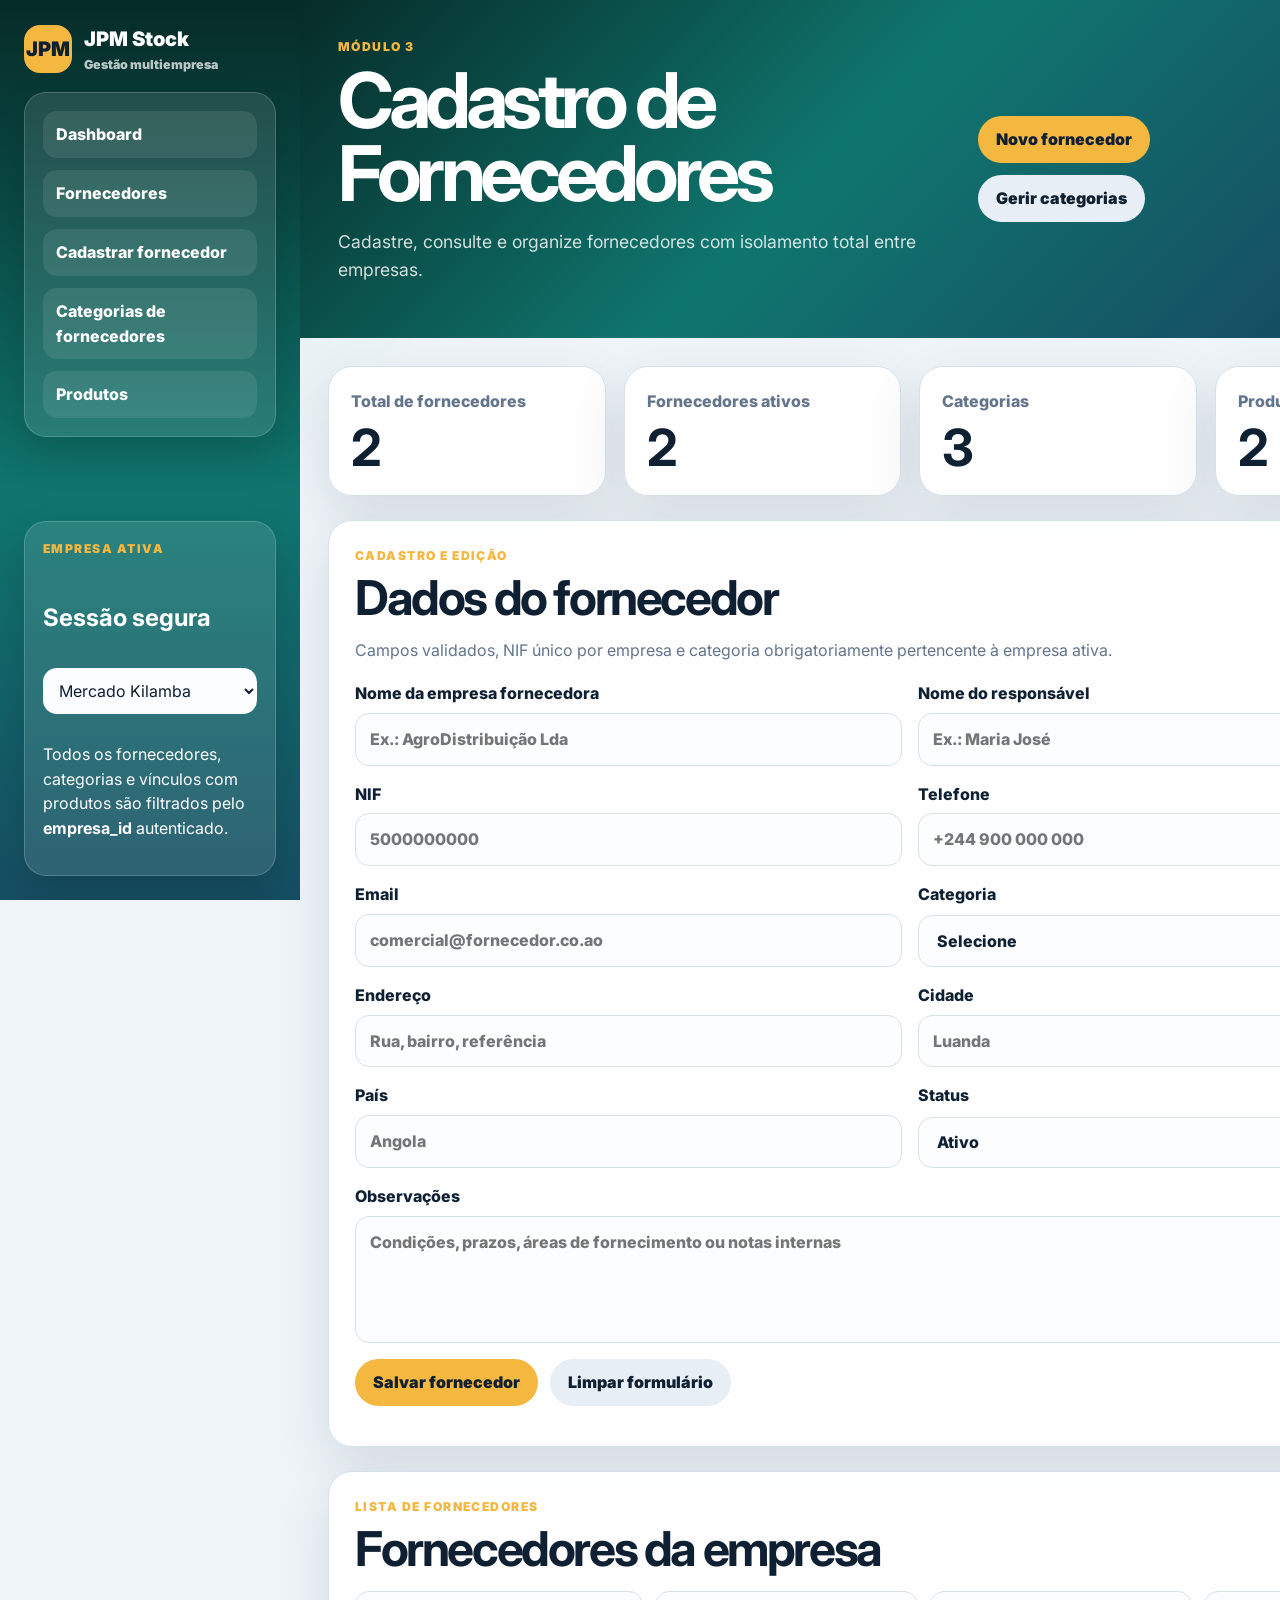
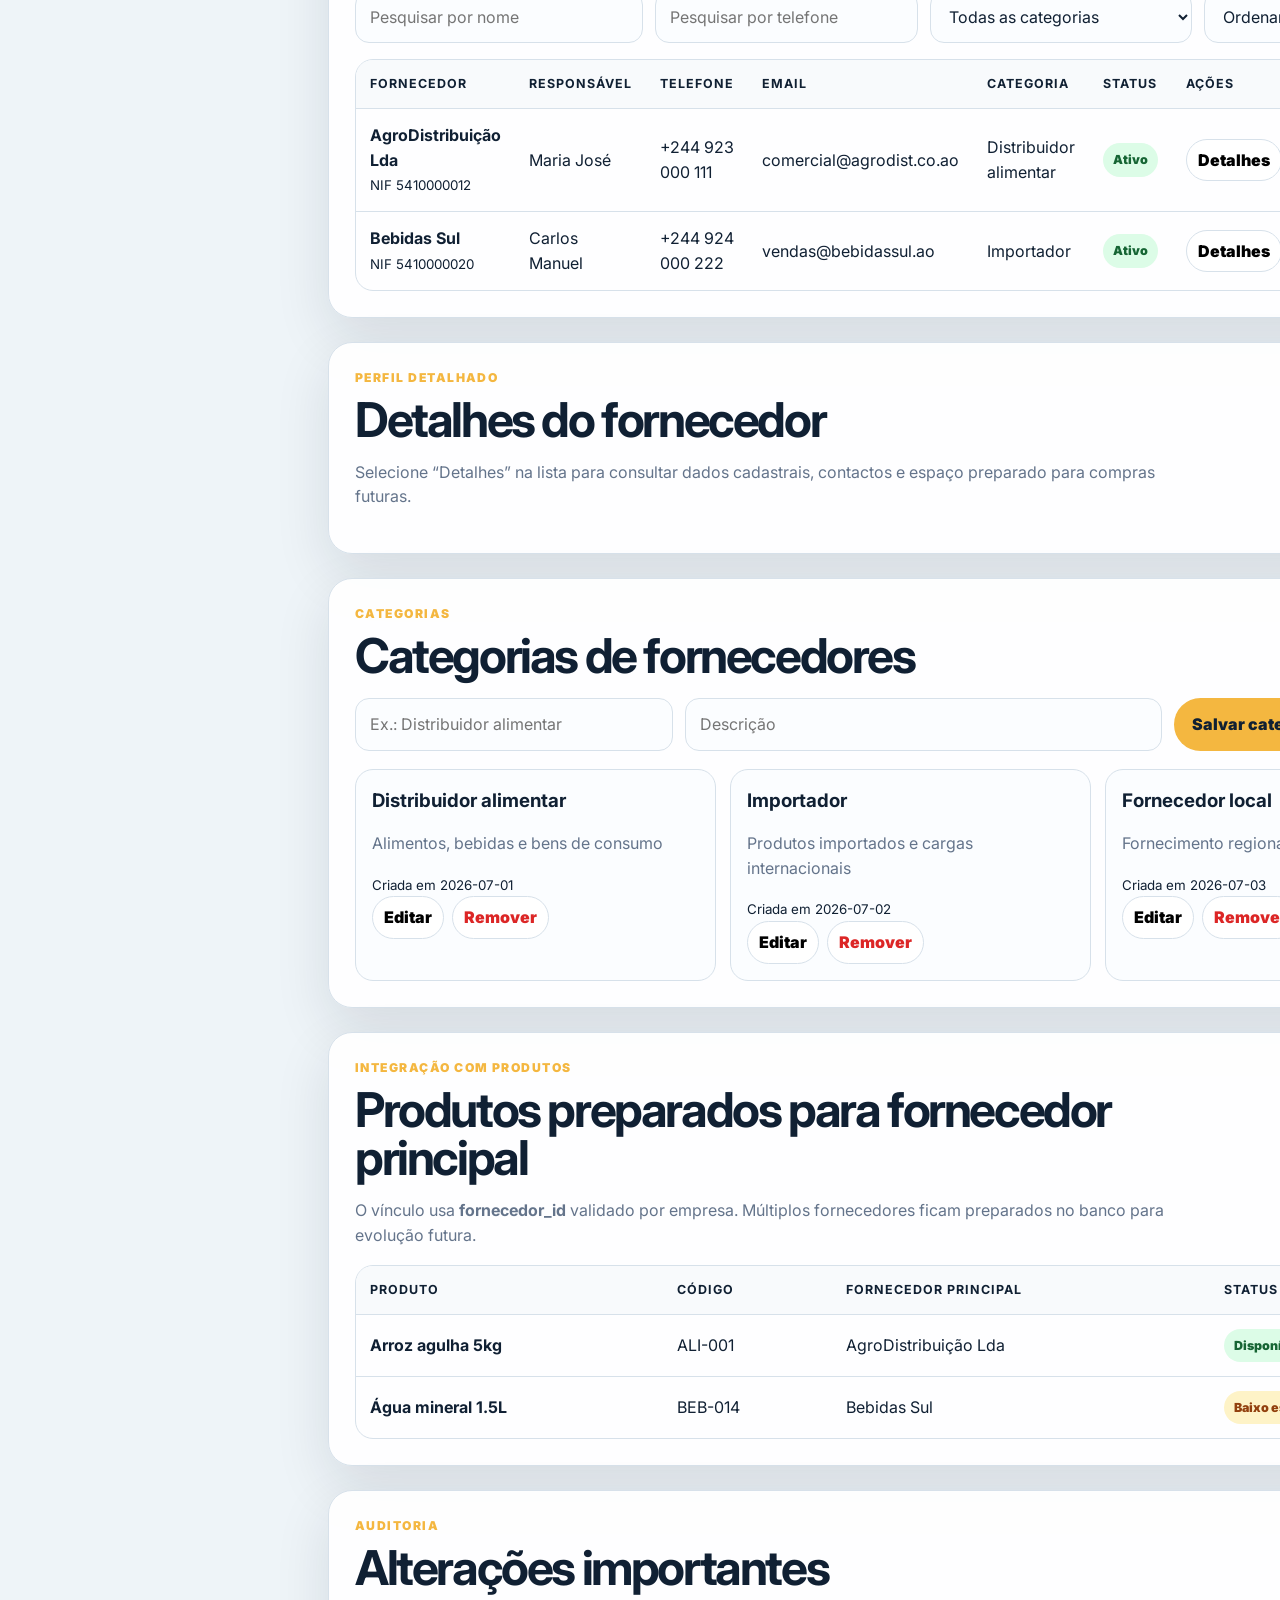
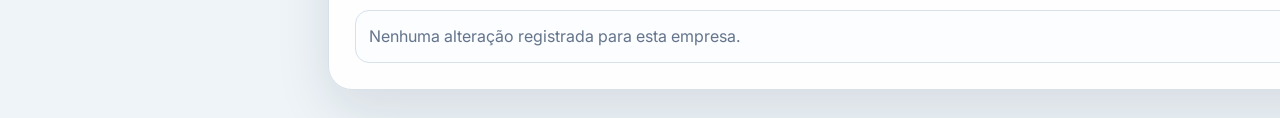
<file: index.html>
<!DOCTYPE html>
<html lang="pt-AO">
<head>
  <meta charset="UTF-8">
  <meta name="viewport" content="width=device-width, initial-scale=1.0">
  <title>JPM Stock | Cadastro de Fornecedores</title>
  <link rel="preconnect" href="https://fonts.googleapis.com">
  <link rel="preconnect" href="https://fonts.gstatic.com" crossorigin>
  <link href="https://fonts.googleapis.com/css2?family=Inter:wght@400;500;600;700;800;900&display=swap" rel="stylesheet">
  <link rel="stylesheet" href="style.css">
</head>
<body>
  <div class="app-shell">
    <aside class="sidebar" aria-label="Navegação JPM Stock">
      <a class="brand" href="#dashboard" aria-label="JPM Stock">
        <span class="brand__mark">JPM</span>
        <span>JPM Stock<small>Gestão multiempresa</small></span>
      </a>
      <nav class="nav-card">
        <a href="#dashboard">Dashboard</a>
        <a href="#suppliers">Fornecedores</a>
        <a href="#supplier-form-section">Cadastrar fornecedor</a>
        <a href="#supplier-categories">Categorias de fornecedores</a>
        <a href="#products">Produtos</a>
      </nav>
      <section class="tenant-card" aria-labelledby="tenant-title">
        <p class="eyebrow">Empresa ativa</p>
        <h2 id="tenant-title">Sessão segura</h2>
        <select id="companySwitcher" aria-label="Alternar empresa para simulação multiempresa"></select>
        <p>Todos os fornecedores, categorias e vínculos com produtos são filtrados pelo <strong>empresa_id</strong> autenticado.</p>
      </section>
    </aside>

    <div class="page-content">
      <header class="hero" id="dashboard">
        <div>
          <p class="eyebrow">Módulo 3</p>
          <h1>Cadastro de Fornecedores</h1>
          <p>Cadastre, consulte e organize fornecedores com isolamento total entre empresas.</p>
        </div>
        <div class="hero-actions">
          <a class="button button--primary" href="#supplier-form-section">Novo fornecedor</a>
          <a class="button button--secondary" href="#supplier-categories">Gerir categorias</a>
        </div>
      </header>

      <main>
        <section class="metrics-grid" aria-label="Resumo de fornecedores">
          <article class="metric"><span>Total de fornecedores</span><strong id="totalSuppliers">0</strong></article>
          <article class="metric"><span>Fornecedores ativos</span><strong id="activeSuppliers">0</strong></article>
          <article class="metric"><span>Categorias</span><strong id="totalSupplierCategories">0</strong></article>
          <article class="metric"><span>Produtos vinculados</span><strong id="linkedProducts">0</strong></article>
        </section>

        <section class="panel" id="supplier-form-section" aria-labelledby="supplier-form-title">
          <div class="section-heading">
            <p class="eyebrow">Cadastro e edição</p>
            <h2 id="supplier-form-title">Dados do fornecedor</h2>
            <p>Campos validados, NIF único por empresa e categoria obrigatoriamente pertencente à empresa ativa.</p>
          </div>
          <form id="supplierForm" class="form-grid">
            <input type="hidden" id="supplierId">
            <label>Nome da empresa fornecedora<input id="supplierCompanyName" required maxlength="180" placeholder="Ex.: AgroDistribuição Lda"></label>
            <label>Nome do responsável<input id="supplierContactName" required maxlength="160" placeholder="Ex.: Maria José"></label>
            <label>NIF<input id="supplierNif" required maxlength="60" placeholder="5000000000"></label>
            <label>Telefone<input id="supplierPhone" required maxlength="40" placeholder="+244 900 000 000"></label>
            <label>Email<input id="supplierEmail" type="email" maxlength="160" placeholder="comercial@fornecedor.co.ao"></label>
            <label>Categoria<select id="supplierCategoryId" required></select></label>
            <label>Endereço<input id="supplierAddress" maxlength="220" placeholder="Rua, bairro, referência"></label>
            <label>Cidade<input id="supplierCity" maxlength="120" placeholder="Luanda"></label>
            <label>País<input id="supplierCountry" maxlength="120" placeholder="Angola"></label>
            <label>Status<select id="supplierStatus" required><option value="ativo">Ativo</option><option value="inativo">Inativo</option><option value="bloqueado">Bloqueado</option></select></label>
            <label class="full">Observações<textarea id="supplierNotes" rows="4" maxlength="800" placeholder="Condições, prazos, áreas de fornecimento ou notas internas"></textarea></label>
            <div class="form-actions full">
              <button class="button button--primary" type="submit" id="submitSupplier">Salvar fornecedor</button>
              <button class="button button--secondary" type="button" id="cancelSupplierEdit">Limpar formulário</button>
            </div>
          </form>
          <div id="supplierFormMessage" class="message" role="status"></div>
        </section>

        <section class="panel" id="suppliers" aria-labelledby="suppliers-title">
          <div class="section-heading"><p class="eyebrow">Lista de fornecedores</p><h2 id="suppliers-title">Fornecedores da empresa</h2></div>
          <div class="toolbar"><input id="supplierSearchName" placeholder="Pesquisar por nome"><input id="supplierSearchPhone" placeholder="Pesquisar por telefone"><select id="supplierCategoryFilter"></select><select id="sortSuppliers"><option value="nome_empresa">Ordenar por nome</option><option value="telefone">Ordenar por telefone</option><option value="status">Ordenar por status</option><option value="data_criacao">Ordenar por data</option></select></div>
          <div class="table-wrap"><table><thead><tr><th>Fornecedor</th><th>Responsável</th><th>Telefone</th><th>Email</th><th>Categoria</th><th>Status</th><th>Ações</th></tr></thead><tbody id="suppliersTable"></tbody></table></div>
        </section>

        <section class="panel" id="supplier-profile" aria-labelledby="supplier-profile-title">
          <div class="section-heading"><p class="eyebrow">Perfil detalhado</p><h2 id="supplier-profile-title">Detalhes do fornecedor</h2><p id="supplierProfileHint">Selecione “Detalhes” na lista para consultar dados cadastrais, contactos e espaço preparado para compras futuras.</p></div>
          <div id="supplierProfile" class="profile-grid"></div>
        </section>

        <section class="panel" id="supplier-categories" aria-labelledby="supplier-categories-title">
          <div class="section-heading"><p class="eyebrow">Categorias</p><h2 id="supplier-categories-title">Categorias de fornecedores</h2></div>
          <form id="supplierCategoryForm" class="category-form"><input type="hidden" id="supplierCategoryEditId"><input id="supplierCategoryName" required maxlength="120" placeholder="Ex.: Distribuidor alimentar"><input id="supplierCategoryDescription" maxlength="240" placeholder="Descrição"><button class="button button--primary" type="submit">Salvar categoria</button><button class="button button--secondary" type="button" id="cancelSupplierCategoryEdit">Cancelar</button></form>
          <div id="supplierCategoriesList" class="cards-grid"></div>
        </section>

        <section class="panel" id="products" aria-labelledby="products-title">
          <div class="section-heading"><p class="eyebrow">Integração com produtos</p><h2 id="products-title">Produtos preparados para fornecedor principal</h2><p>O vínculo usa <strong>fornecedor_id</strong> validado por empresa. Múltiplos fornecedores ficam preparados no banco para evolução futura.</p></div>
          <div class="table-wrap"><table><thead><tr><th>Produto</th><th>Código</th><th>Fornecedor principal</th><th>Status</th></tr></thead><tbody id="productsTable"></tbody></table></div>
        </section>

        <section class="panel audit" aria-labelledby="audit-title">
          <div class="section-heading"><p class="eyebrow">Auditoria</p><h2 id="audit-title">Alterações importantes</h2></div>
          <ul id="changeLog"></ul>
        </section>
      </main>
    </div>
  </div>

  <div class="modal" id="confirmModal" hidden>
    <div class="modal__box" role="dialog" aria-modal="true" aria-labelledby="confirmTitle">
      <h2 id="confirmTitle">Confirmar exclusão</h2>
      <p id="confirmText"></p>
      <div class="form-actions"><button class="button button--danger" id="confirmDelete">Excluir</button><button class="button button--secondary" id="cancelDelete">Cancelar</button></div>
    </div>
  </div>
  <script src="script.js"></script>
</body>
</html>
</file>
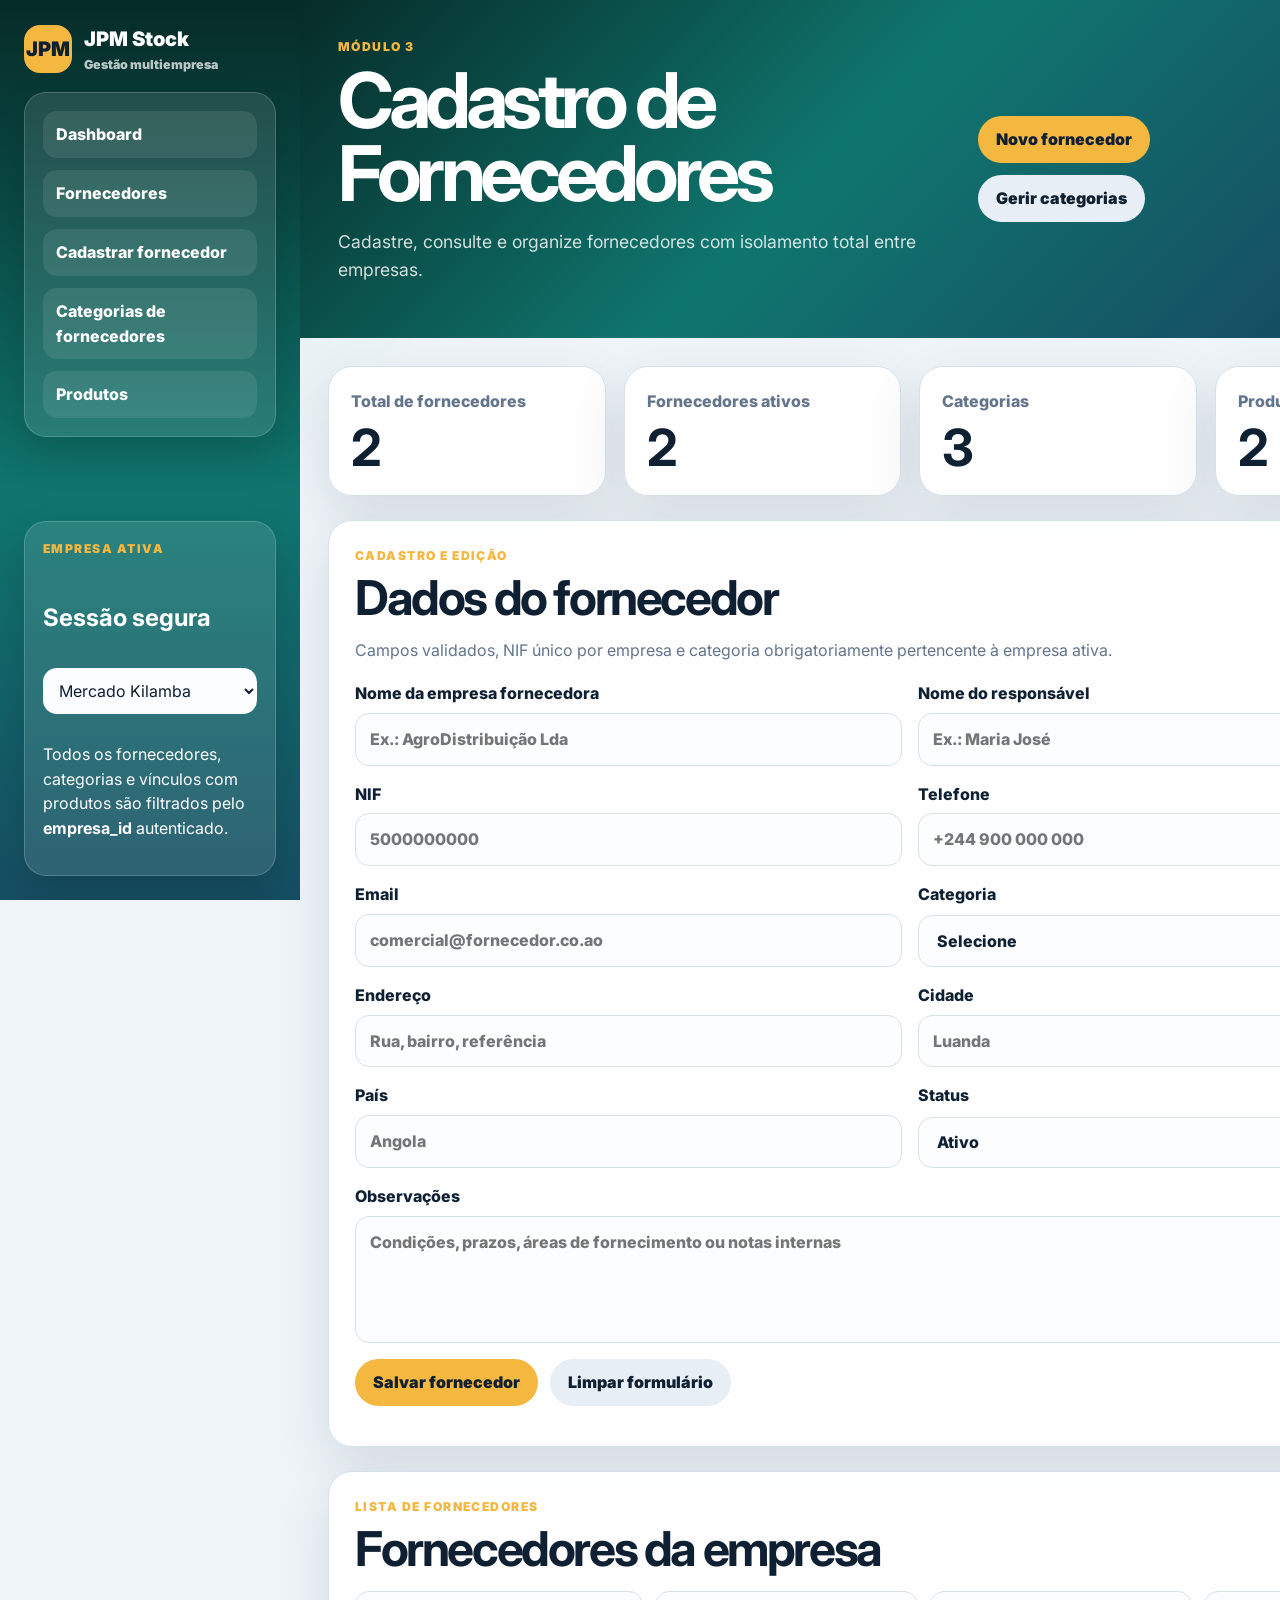
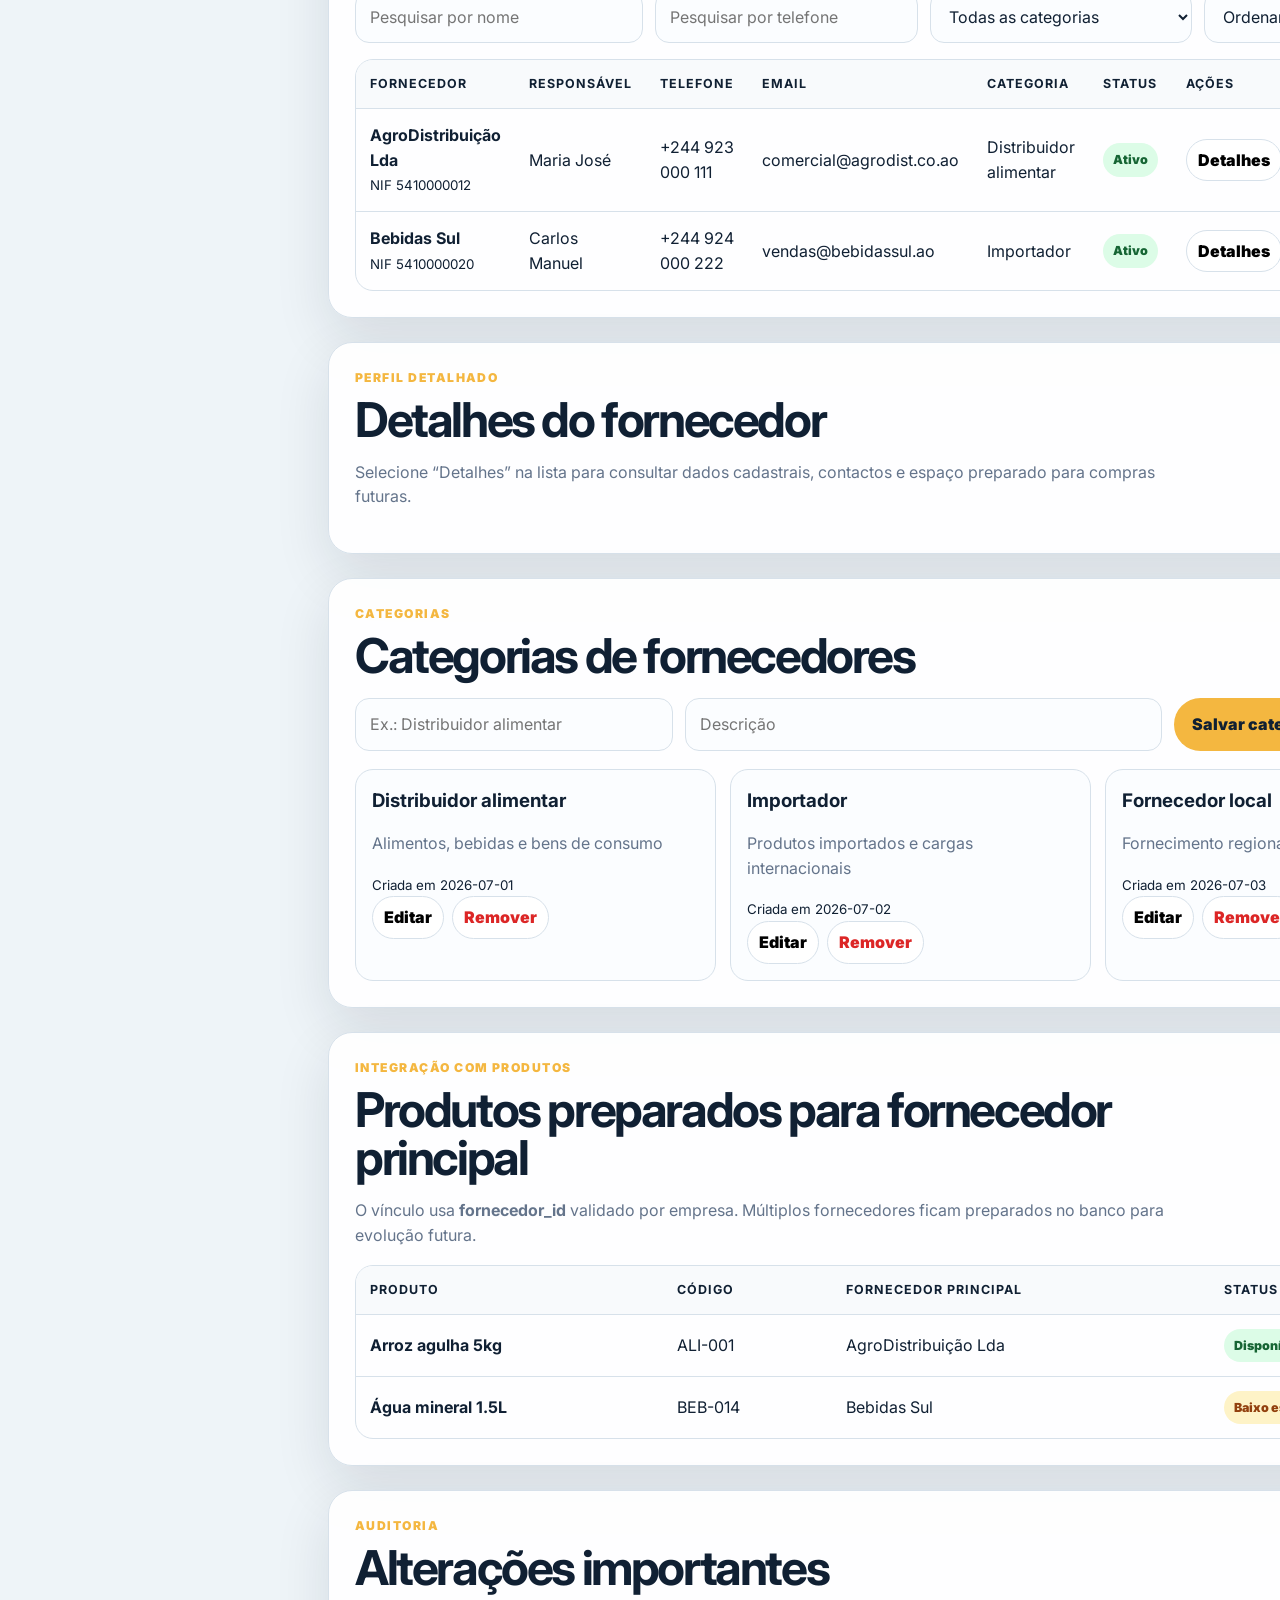
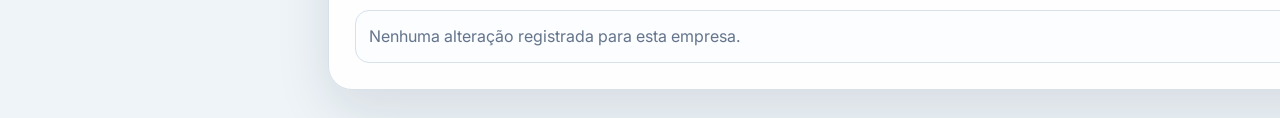
<file: frontend/index.html>
<!DOCTYPE html>
<html lang="pt-AO">
<head>
  <meta charset="UTF-8">
  <meta name="viewport" content="width=device-width, initial-scale=1.0">
  <title>JPM Stock | Cadastro de Fornecedores</title>
  <link rel="preconnect" href="https://fonts.googleapis.com">
  <link rel="preconnect" href="https://fonts.gstatic.com" crossorigin>
  <link href="https://fonts.googleapis.com/css2?family=Inter:wght@400;500;600;700;800;900&display=swap" rel="stylesheet">
  <link rel="stylesheet" href="../style.css">
</head>
<body>
  <div class="app-shell">
    <aside class="sidebar" aria-label="Navegação JPM Stock">
      <a class="brand" href="#dashboard" aria-label="JPM Stock">
        <span class="brand__mark">JPM</span>
        <span>JPM Stock<small>Gestão multiempresa</small></span>
      </a>
      <nav class="nav-card">
        <a href="#dashboard">Dashboard</a>
        <a href="#suppliers">Fornecedores</a>
        <a href="#supplier-form-section">Cadastrar fornecedor</a>
        <a href="#supplier-categories">Categorias de fornecedores</a>
        <a href="#products">Produtos</a>
      </nav>
      <section class="tenant-card" aria-labelledby="tenant-title">
        <p class="eyebrow">Empresa ativa</p>
        <h2 id="tenant-title">Sessão segura</h2>
        <select id="companySwitcher" aria-label="Alternar empresa para simulação multiempresa"></select>
        <p>Todos os fornecedores, categorias e vínculos com produtos são filtrados pelo <strong>empresa_id</strong> autenticado.</p>
      </section>
    </aside>

    <div class="page-content">
      <header class="hero" id="dashboard">
        <div>
          <p class="eyebrow">Módulo 3</p>
          <h1>Cadastro de Fornecedores</h1>
          <p>Cadastre, consulte e organize fornecedores com isolamento total entre empresas.</p>
        </div>
        <div class="hero-actions">
          <a class="button button--primary" href="#supplier-form-section">Novo fornecedor</a>
          <a class="button button--secondary" href="#supplier-categories">Gerir categorias</a>
        </div>
      </header>

      <main>
        <section class="metrics-grid" aria-label="Resumo de fornecedores">
          <article class="metric"><span>Total de fornecedores</span><strong id="totalSuppliers">0</strong></article>
          <article class="metric"><span>Fornecedores ativos</span><strong id="activeSuppliers">0</strong></article>
          <article class="metric"><span>Categorias</span><strong id="totalSupplierCategories">0</strong></article>
          <article class="metric"><span>Produtos vinculados</span><strong id="linkedProducts">0</strong></article>
        </section>

        <section class="panel" id="supplier-form-section" aria-labelledby="supplier-form-title">
          <div class="section-heading">
            <p class="eyebrow">Cadastro e edição</p>
            <h2 id="supplier-form-title">Dados do fornecedor</h2>
            <p>Campos validados, NIF único por empresa e categoria obrigatoriamente pertencente à empresa ativa.</p>
          </div>
          <form id="supplierForm" class="form-grid">
            <input type="hidden" id="supplierId">
            <label>Nome da empresa fornecedora<input id="supplierCompanyName" required maxlength="180" placeholder="Ex.: AgroDistribuição Lda"></label>
            <label>Nome do responsável<input id="supplierContactName" required maxlength="160" placeholder="Ex.: Maria José"></label>
            <label>NIF<input id="supplierNif" required maxlength="60" placeholder="5000000000"></label>
            <label>Telefone<input id="supplierPhone" required maxlength="40" placeholder="+244 900 000 000"></label>
            <label>Email<input id="supplierEmail" type="email" maxlength="160" placeholder="comercial@fornecedor.co.ao"></label>
            <label>Categoria<select id="supplierCategoryId" required></select></label>
            <label>Endereço<input id="supplierAddress" maxlength="220" placeholder="Rua, bairro, referência"></label>
            <label>Cidade<input id="supplierCity" maxlength="120" placeholder="Luanda"></label>
            <label>País<input id="supplierCountry" maxlength="120" placeholder="Angola"></label>
            <label>Status<select id="supplierStatus" required><option value="ativo">Ativo</option><option value="inativo">Inativo</option><option value="bloqueado">Bloqueado</option></select></label>
            <label class="full">Observações<textarea id="supplierNotes" rows="4" maxlength="800" placeholder="Condições, prazos, áreas de fornecimento ou notas internas"></textarea></label>
            <div class="form-actions full">
              <button class="button button--primary" type="submit" id="submitSupplier">Salvar fornecedor</button>
              <button class="button button--secondary" type="button" id="cancelSupplierEdit">Limpar formulário</button>
            </div>
          </form>
          <div id="supplierFormMessage" class="message" role="status"></div>
        </section>

        <section class="panel" id="suppliers" aria-labelledby="suppliers-title">
          <div class="section-heading"><p class="eyebrow">Lista de fornecedores</p><h2 id="suppliers-title">Fornecedores da empresa</h2></div>
          <div class="toolbar"><input id="supplierSearchName" placeholder="Pesquisar por nome"><input id="supplierSearchPhone" placeholder="Pesquisar por telefone"><select id="supplierCategoryFilter"></select><select id="sortSuppliers"><option value="nome_empresa">Ordenar por nome</option><option value="telefone">Ordenar por telefone</option><option value="status">Ordenar por status</option><option value="data_criacao">Ordenar por data</option></select></div>
          <div class="table-wrap"><table><thead><tr><th>Fornecedor</th><th>Responsável</th><th>Telefone</th><th>Email</th><th>Categoria</th><th>Status</th><th>Ações</th></tr></thead><tbody id="suppliersTable"></tbody></table></div>
        </section>

        <section class="panel" id="supplier-profile" aria-labelledby="supplier-profile-title">
          <div class="section-heading"><p class="eyebrow">Perfil detalhado</p><h2 id="supplier-profile-title">Detalhes do fornecedor</h2><p id="supplierProfileHint">Selecione “Detalhes” na lista para consultar dados cadastrais, contactos e espaço preparado para compras futuras.</p></div>
          <div id="supplierProfile" class="profile-grid"></div>
        </section>

        <section class="panel" id="supplier-categories" aria-labelledby="supplier-categories-title">
          <div class="section-heading"><p class="eyebrow">Categorias</p><h2 id="supplier-categories-title">Categorias de fornecedores</h2></div>
          <form id="supplierCategoryForm" class="category-form"><input type="hidden" id="supplierCategoryEditId"><input id="supplierCategoryName" required maxlength="120" placeholder="Ex.: Distribuidor alimentar"><input id="supplierCategoryDescription" maxlength="240" placeholder="Descrição"><button class="button button--primary" type="submit">Salvar categoria</button><button class="button button--secondary" type="button" id="cancelSupplierCategoryEdit">Cancelar</button></form>
          <div id="supplierCategoriesList" class="cards-grid"></div>
        </section>

        <section class="panel" id="products" aria-labelledby="products-title">
          <div class="section-heading"><p class="eyebrow">Integração com produtos</p><h2 id="products-title">Produtos preparados para fornecedor principal</h2><p>O vínculo usa <strong>fornecedor_id</strong> validado por empresa. Múltiplos fornecedores ficam preparados no banco para evolução futura.</p></div>
          <div class="table-wrap"><table><thead><tr><th>Produto</th><th>Código</th><th>Fornecedor principal</th><th>Status</th></tr></thead><tbody id="productsTable"></tbody></table></div>
        </section>

        <section class="panel audit" aria-labelledby="audit-title">
          <div class="section-heading"><p class="eyebrow">Auditoria</p><h2 id="audit-title">Alterações importantes</h2></div>
          <ul id="changeLog"></ul>
        </section>
      </main>
    </div>
  </div>

  <div class="modal" id="confirmModal" hidden>
    <div class="modal__box" role="dialog" aria-modal="true" aria-labelledby="confirmTitle">
      <h2 id="confirmTitle">Confirmar exclusão</h2>
      <p id="confirmText"></p>
      <div class="form-actions"><button class="button button--danger" id="confirmDelete">Excluir</button><button class="button button--secondary" id="cancelDelete">Cancelar</button></div>
    </div>
  </div>
  <script src="../script.js"></script>
</body>
</html>
</file>
<file: style.css>
:root{--bg:#eef4f8;--surface:#fff;--text:#102033;--muted:#64748b;--primary:#0f766e;--primary-dark:#134e4a;--accent:#f4b740;--border:#d7e1ea;--danger:#dc2626;--warn:#d97706;--success:#16a34a;--shadow:0 20px 55px rgba(15,23,42,.11);--radius:24px;--sidebar:300px}*{box-sizing:border-box}html{scroll-behavior:smooth}body{margin:0;font-family:Inter,system-ui,Segoe UI,sans-serif;color:var(--text);background:radial-gradient(circle at top left,rgba(15,118,110,.14),transparent 34rem),var(--bg);line-height:1.55}a{text-decoration:none;color:inherit}button,input,select,textarea{font:inherit}.app-shell{display:grid;grid-template-columns:var(--sidebar) 1fr;min-height:100vh}.sidebar{position:sticky;top:0;height:100vh;display:flex;flex-direction:column;gap:18px;padding:24px;color:#fff;background:linear-gradient(180deg,#062b28,#0f766e 55%,#164e63);overflow:auto}.brand{display:flex;gap:12px;align-items:center;font-weight:900;font-size:1.25rem}.brand small{display:block;color:rgba(255,255,255,.72);font-size:.78rem}.brand__mark{display:grid;place-items:center;width:48px;height:48px;border-radius:16px;background:var(--accent);color:#102033}.nav-card,.tenant-card{display:grid;gap:12px;padding:18px;border:1px solid rgba(255,255,255,.18);border-radius:22px;background:rgba(255,255,255,.11);box-shadow:0 18px 38px rgba(0,0,0,.15)}.nav-card a{padding:11px 13px;border-radius:14px;background:rgba(255,255,255,.09);font-weight:800}.tenant-card{margin-top:auto}.tenant-card select{width:100%;padding:12px;border:0;border-radius:14px;color:var(--text)}.eyebrow{margin:0 0 8px;color:var(--accent);font-size:.76rem;font-weight:900;letter-spacing:.12em;text-transform:uppercase}.page-content{min-width:0}.hero{display:flex;justify-content:space-between;gap:24px;align-items:center;padding:38px;color:#fff;background:linear-gradient(135deg,#062b28,#0f766e 52%,#164e63)}.hero h1{margin:.1rem 0;font-size:clamp(2.4rem,6vw,5rem);line-height:.95;letter-spacing:-.07em}.hero p:not(.eyebrow){max-width:760px;color:rgba(255,255,255,.82);font-size:1.1rem}.hero-actions,.form-actions{display:flex;gap:12px;flex-wrap:wrap}.button{display:inline-flex;align-items:center;justify-content:center;min-height:46px;padding:11px 18px;border:0;border-radius:999px;cursor:pointer;font-weight:900;transition:.18s}.button:hover{transform:translateY(-1px)}.button--primary{background:var(--accent);color:#102033}.button--secondary{background:#e8eef5;color:#102033}.button--danger{background:var(--danger);color:#fff}main{display:grid;gap:24px;padding:28px}.metrics-grid{display:grid;grid-template-columns:repeat(4,minmax(0,1fr));gap:18px}.metric,.panel{border:1px solid var(--border);border-radius:var(--radius);background:rgba(255,255,255,.94);box-shadow:var(--shadow)}.metric{padding:22px}.metric span{color:var(--muted);font-weight:800}.metric strong{display:block;margin-top:8px;font-size:clamp(2rem,5vw,3.2rem);line-height:1;letter-spacing:-.06em}.panel{padding:26px}.section-heading{max-width:820px;margin-bottom:18px}.section-heading h2{margin:.1rem 0;font-size:clamp(1.8rem,4vw,3rem);line-height:1;letter-spacing:-.05em}.section-heading p:not(.eyebrow){color:var(--muted)}.form-grid{display:grid;grid-template-columns:repeat(2,minmax(0,1fr));gap:16px}.form-grid label{display:grid;gap:7px;font-weight:800}.full{grid-column:1/-1}input,select,textarea{width:100%;padding:13px 14px;border:1px solid var(--border);border-radius:14px;background:#fbfdff;color:var(--text);outline:none}input:focus,select:focus,textarea:focus{border-color:var(--primary);box-shadow:0 0 0 4px rgba(15,118,110,.13)}.message{margin-top:14px;font-weight:800}.message--error{color:var(--danger)}.message--success{color:var(--success)}.toolbar{display:grid;grid-template-columns:1.1fr 1fr 1fr 1fr;gap:12px;margin-bottom:16px}.table-wrap{overflow:auto;border:1px solid var(--border);border-radius:18px}table{width:100%;border-collapse:collapse;min-width:820px}th,td{padding:14px;border-bottom:1px solid var(--border);text-align:left}th{background:#f8fafc;font-size:.78rem;text-transform:uppercase;letter-spacing:.08em}tr:last-child td{border-bottom:0}.status{display:inline-flex;padding:7px 10px;border-radius:999px;font-weight:900;font-size:.78rem}.status--ok{background:#dcfce7;color:#166534}.status--low{background:#fef3c7;color:#92400e}.status--out{background:#fee2e2;color:#991b1b}.row-actions{display:flex;gap:8px}.icon-button{border:1px solid var(--border);border-radius:999px;background:#fff;padding:8px 11px;cursor:pointer;font-weight:900}.icon-button--danger{color:var(--danger)}.category-form{display:grid;grid-template-columns:1fr 1.5fr auto auto;gap:12px}.cards-grid{display:grid;grid-template-columns:repeat(3,minmax(0,1fr));gap:14px;margin-top:18px}.category-card,.profile-card{padding:16px;border:1px solid var(--border);border-radius:18px;background:#fbfdff}.category-card h3,.profile-card h3{margin:0 0 8px}.profile-grid{display:grid;grid-template-columns:repeat(3,minmax(0,1fr));gap:14px}.profile-card--future{background:linear-gradient(135deg,#ecfeff,#fff7ed)}.category-card p,.audit li{color:var(--muted)}.audit ul{display:grid;gap:10px;margin:0;padding:0;list-style:none}.audit li{padding:13px;border:1px solid var(--border);border-radius:14px;background:#fbfdff}.modal{position:fixed;inset:0;display:grid;place-items:center;padding:20px;background:rgba(15,23,42,.56);z-index:10}.modal[hidden]{display:none}.modal__box{width:min(100%,460px);padding:26px;border-radius:24px;background:#fff;box-shadow:var(--shadow)}@media(max-width:1050px){.app-shell{grid-template-columns:1fr}.sidebar{position:relative;height:auto}.metrics-grid,.toolbar,.cards-grid,.profile-grid{grid-template-columns:repeat(2,minmax(0,1fr))}.hero{align-items:flex-start;flex-direction:column}}@media(max-width:650px){.hero,main,.sidebar{padding:18px}.metrics-grid,.toolbar,.form-grid,.category-form,.cards-grid,.profile-grid{grid-template-columns:1fr}.button{width:100%}.row-actions .button{width:auto}.panel{padding:18px}}
</file>
